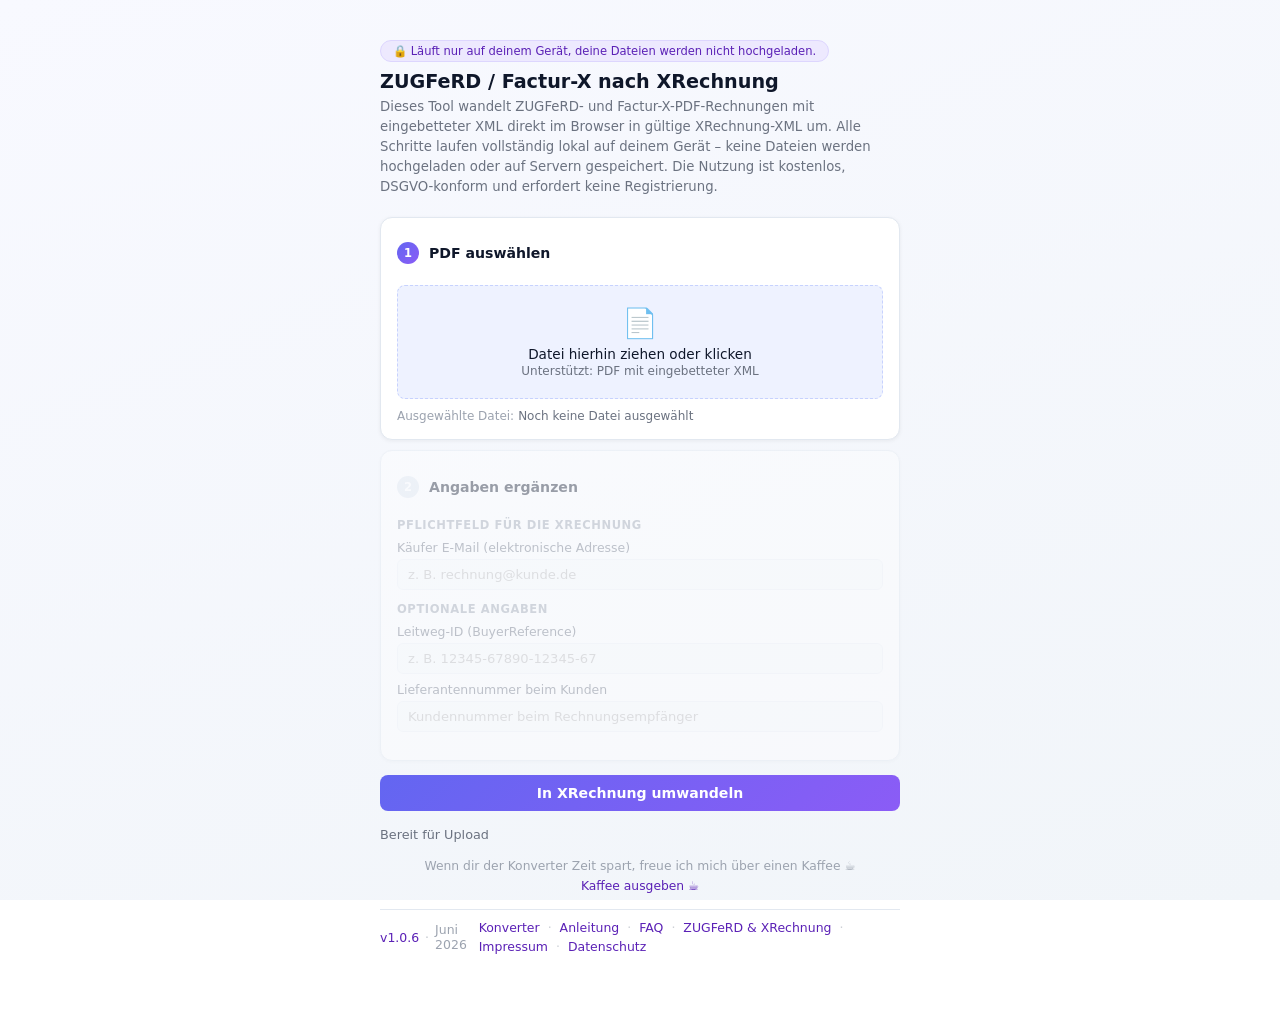
<file: index.html>
<!doctype html>
<html lang="de">
<head>
  <meta charset="utf-8" />
  <title>ZUGFeRD &amp; Factur-X zu XRechnung konvertieren – kostenlos, lokal, DSGVO-konform</title>
  <meta name="viewport" content="width=device-width, initial-scale=1" />
  <meta name="description" content="Konvertiere ZUGFeRD / Factur-X PDF-Rechnungen mit eingebetteter XML lokal im Browser nach XRechnung. Keine Registrierung, keine Datenübertragung." />
  <link rel="canonical" href="https://rechnungskonverter.de/" />
  <meta property="og:title" content="ZUGFeRD / Factur-X nach XRechnung · Kostenloser Browser Konverter" />
  <meta property="og:description" content="Konvertiere ZUGFeRD / Factur-X PDF‑Rechnungen lokal im Browser zu XRechnung. Keine Datenübertragung, kostenlos und Open Source." />
  <meta property="og:type" content="website" />
  <meta property="og:url" content="https://rechnungskonverter.de/" />
  <meta property="og:image" content="https://rechnungskonverter.de/og-image.png" />
  <meta name="author" content="Simon Fieber" />
  <meta name="twitter:card" content="summary_large_image" />
  <meta name="twitter:title" content="ZUGFeRD &amp; Factur-X zu XRechnung – kostenlos, lokal, DSGVO-konform" />
  <meta name="twitter:description" content="Browser-Tool: ZUGFeRD / Factur-X PDF zu XRechnung XML. Keine Datenübertragung, kostenlos, DSGVO-konform." />
  <meta name="twitter:image" content="https://rechnungskonverter.de/og-image.png" />
  <link rel="icon" href="/favicon.ico" sizes="any" />
  <link rel="icon" type="image/svg+xml" href="/favicon.svg" />
  <link rel="apple-touch-icon" href="/apple-touch-icon.png" />
  <link rel="stylesheet" href="styles.css" />
  <script type="application/ld+json">
    {
      "@context": "https://schema.org",
      "@type": "WebApplication",
      "name": "ZUGFeRD zu XRechnung Konverter",
      "url": "https://rechnungskonverter.de/",
      "applicationCategory": "BusinessApplication",
      "operatingSystem": "Any (Web Browser)",
      "offers": { "@type": "Offer", "price": "0", "priceCurrency": "EUR" },
      "featureList": "ZUGFeRD 1.x/2.x, Factur-X, keine Registrierung, keine Datenübertragung, DSGVO-konform",
      "inLanguage": "de",
      "author": {
        "@type": "Person",
        "name": "Simon Fieber",
        "url": "https://fieber-it.com"
      }
    }
  </script>
  <script type="application/ld+json">
    {
      "@context": "https://schema.org",
      "@type": "Organization",
      "name": "Simon Fieber IT",
      "url": "https://fieber-it.com",
      "sameAs": ["https://github.com/simonfieberIT"]
    }
  </script>
</head>
<body>
  <div class="app">
    <header class="app-header">
      <div>
        <div class="badge">
          <span>🔒 Läuft nur auf deinem Gerät, deine Dateien werden nicht hochgeladen.</span>
        </div>
        <h1 class="app-title">ZUGFeRD / Factur-X nach XRechnung</h1>
        <p class="app-description">
          Dieses Tool wandelt ZUGFeRD- und Factur-X-PDF-Rechnungen mit eingebetteter XML direkt im Browser in gültige XRechnung-XML um. Alle Schritte laufen vollständig lokal auf deinem Gerät – keine Dateien werden hochgeladen oder auf Servern gespeichert. Die Nutzung ist kostenlos, DSGVO-konform und erfordert keine Registrierung.
        </p>
      </div>
    </header>

    <form id="upload-form">
      <!-- Schritt 1: PDF auswählen -->
      <section class="step" id="step-1">
        <div class="step-header">
          <span class="step-number">1</span>
          <h2 class="step-title">PDF auswählen</h2>
        </div>

        <label class="dropzone">
          <div class="dropzone-icon">📄</div>
          <div class="dropzone-text-main">Datei hierhin ziehen oder klicken</div>
          <div class="dropzone-text-sub">Unterstützt: PDF mit eingebetteter XML</div>
          <input id="file-input" type="file" accept="application/pdf" />
        </label>

        <div class="file-info">
          <span>Ausgewählte Datei:</span>
          <span id="file-name">Noch keine Datei ausgewählt</span>
        </div>
      </section>

      <!-- Schritt 2: Angaben ergänzen (locked until PDF analysis) -->
      <section class="step step-locked" id="step-2" aria-disabled="true">
        <div class="step-header">
          <span class="step-number">2</span>
          <h2 class="step-title">Angaben ergänzen</h2>
        </div>

        <div id="xrechnung-fields">
          <div class="form-section">
            <div class="form-section-title">Pflichtfeld für die XRechnung</div>
            <div class="form-row">
              <label for="buyer-email">Käufer E-Mail (elektronische Adresse)</label>
              <input id="buyer-email" type="email" placeholder="z. B. rechnung@kunde.de" disabled />
            </div>
          </div>

          <div class="form-section">
            <div class="form-section-title">Optionale Angaben</div>
            <div class="form-row">
              <label for="leitweg">Leitweg-ID (BuyerReference)</label>
              <input id="leitweg" type="text" placeholder="z. B. 12345-67890-12345-67" disabled />
            </div>
            <div class="form-row">
              <label for="supplier-id">Lieferantennummer beim Kunden</label>
              <input id="supplier-id" type="text" placeholder="Kundennummer beim Rechnungsempfänger" disabled />
            </div>
          </div>
        </div>
      </section>

      <!-- Konvertierung -->
      <div class="button-row">
        <button type="submit">
          <span>In XRechnung umwandeln</span>
        </button>
      </div>

      <div>
        <div id="status" class="status-pill">
          Bereit für Upload
        </div>
      </div>

      <div id="support-container" class="support-container" hidden>
        <p id="support-hint" class="support-hint" hidden>
          Hat geklappt? Kaffee gefällig! ☕<br/>
          Mit deiner Unterstützung halte ich das Tool kostenlos, aktuell und weiterentwickelt.
        </p>
        <a
          href="https://ko-fi.com/C0C31OT01F"
          target="_blank"
          rel="noopener noreferrer"
          class="kofi-btn"
          aria-label="Projekt auf Ko‑Fi unterstützen"
          title="Projekt auf Ko‑Fi unterstützen"
        >☕ Kaffee ausgeben</a>
      </div>
    </form>

<div id="subtle-footer-banner" class="subtle-footer-banner" hidden>
      <span>Wenn dir der Konverter Zeit spart, freue ich mich über einen Kaffee ☕</span>
      <a
        href="https://ko-fi.com/C0C31OT01F"
        target="_blank"
        rel="noopener noreferrer"
        class="subtle-kofi-link"
      >
        Kaffee ausgeben ☕
      </a>
    </div>

    <footer class="app-footer">
      <div class="footer-left">
        <a
          href="https://github.com/simonfieberIT/ZUGFeRD-to-XRechnung"
          target="_blank"
          rel="noopener noreferrer"
          class="footer-version"
          aria-label="GitHub-Projekt ZUGFeRD-to-XRechnung (Quellcode auf GitHub)"
          title="Quellcode auf GitHub (öffnet in neuem Tab)"
        >v1.0.6</a>
        <span class="footer-separator">·</span>
        <time datetime="2026-06-22" class="footer-updated">Juni 2026</time>
      </div>
      <nav class="site-nav" aria-label="Seitennavigation">
        <a href="/" aria-current="page">Konverter</a>
        <span aria-hidden="true" class="site-nav-sep">·</span>
        <a href="/anleitung/">Anleitung</a>
        <span aria-hidden="true" class="site-nav-sep">·</span>
        <a href="/faq/">FAQ</a>
        <span aria-hidden="true" class="site-nav-sep">·</span>
        <a href="/zugferd-xrechnung/">ZUGFeRD &amp; XRechnung</a>
        <span aria-hidden="true" class="site-nav-sep">·</span>
        <a href="https://fieber-it.com/impressum" target="_blank" rel="noopener noreferrer">Impressum</a>
        <span aria-hidden="true" class="site-nav-sep">·</span>
        <a href="https://fieber-it.com/datenschutz" target="_blank" rel="noopener noreferrer">Datenschutz</a>
      </nav>
    </footer>
  </div>

  <script src="pako.min.js" defer></script>
  <script type="module" src="script.js"></script>
</body>
</html>
</file>
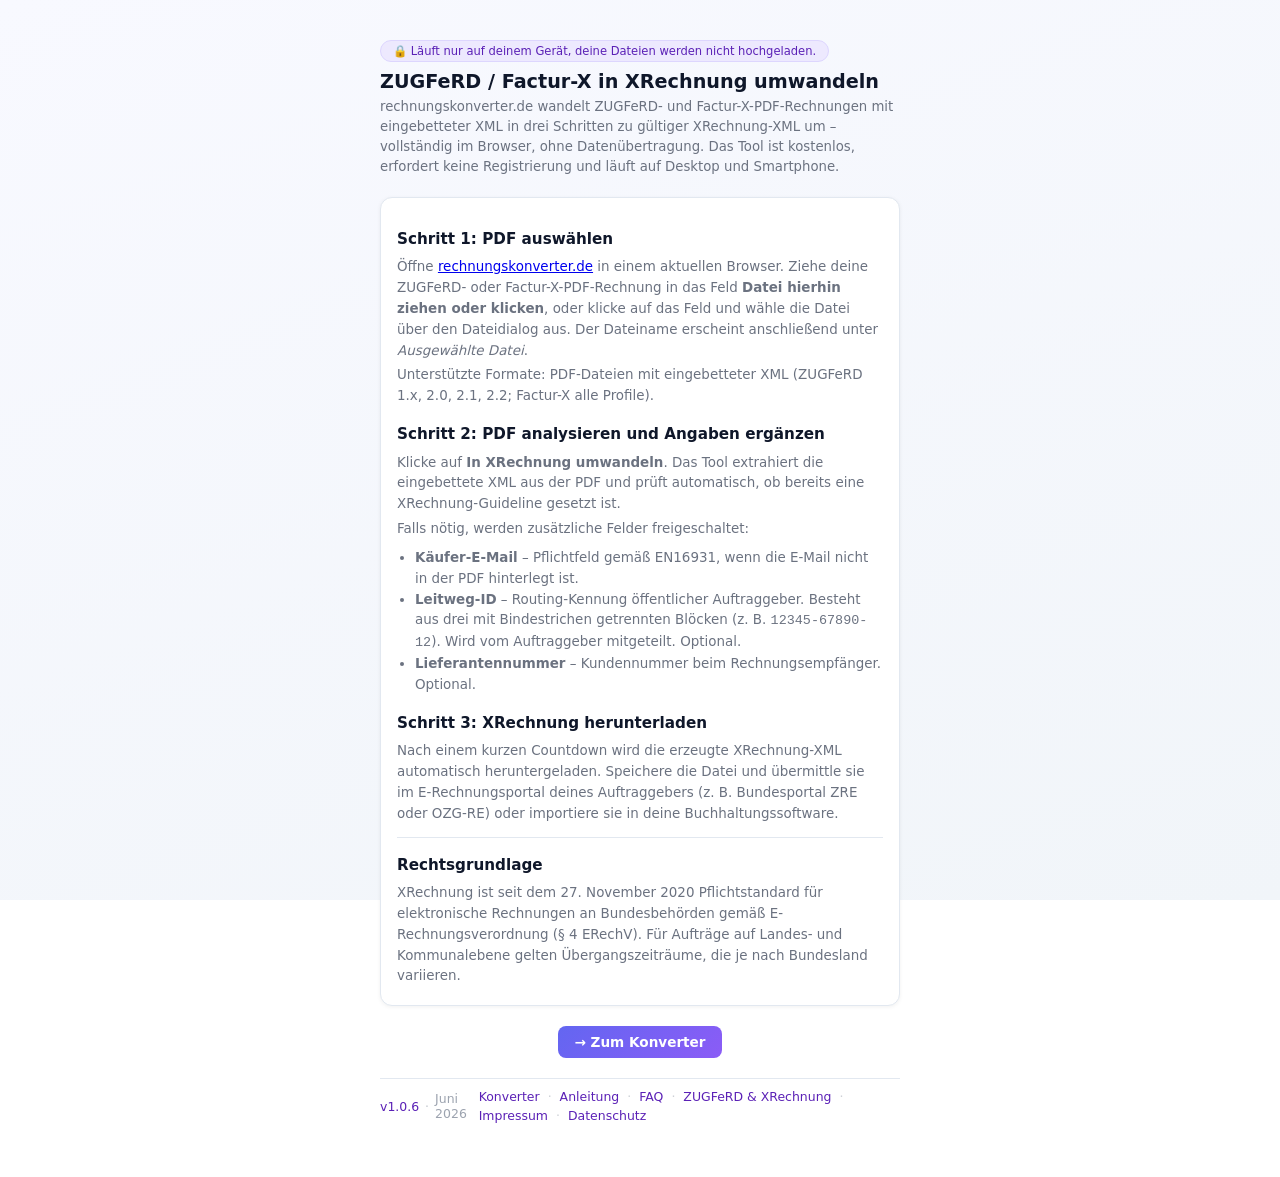
<file: anleitung/index.html>
<!doctype html>
<html lang="de">
<head>
  <meta charset="utf-8" />
  <title>ZUGFeRD in XRechnung umwandeln – Schritt-für-Schritt Anleitung</title>
  <meta name="viewport" content="width=device-width, initial-scale=1" />
  <meta name="description" content="Anleitung: ZUGFeRD oder Factur-X PDF in 3 Schritten zu XRechnung XML konvertieren. Kostenlos, lokal im Browser, keine Datenübertragung." />
  <link rel="canonical" href="https://rechnungskonverter.de/anleitung/" />
  <meta name="author" content="Simon Fieber" />
  <meta property="og:title" content="ZUGFeRD in XRechnung umwandeln – Schritt-für-Schritt Anleitung" />
  <meta property="og:description" content="Anleitung: ZUGFeRD oder Factur-X PDF in 3 Schritten zu XRechnung XML konvertieren. Kostenlos, lokal im Browser, keine Datenübertragung." />
  <meta property="og:type" content="website" />
  <meta property="og:url" content="https://rechnungskonverter.de/anleitung/" />
  <meta property="og:image" content="https://rechnungskonverter.de/og-image.png" />
  <meta name="twitter:card" content="summary_large_image" />
  <meta name="twitter:title" content="ZUGFeRD in XRechnung umwandeln – Schritt-für-Schritt" />
  <meta name="twitter:description" content="Anleitung: ZUGFeRD / Factur-X PDF in 3 Schritten zu XRechnung XML. Kostenlos, lokal im Browser." />
  <meta name="twitter:image" content="https://rechnungskonverter.de/og-image.png" />
  <link rel="icon" href="/favicon.ico" sizes="any" />
  <link rel="icon" type="image/svg+xml" href="/favicon.svg" />
  <link rel="apple-touch-icon" href="/apple-touch-icon.png" />
  <link rel="stylesheet" href="../styles.css" />
  <script type="application/ld+json">
    {
      "@context": "https://schema.org",
      "@type": "HowTo",
      "name": "ZUGFeRD oder Factur-X PDF in XRechnung umwandeln",
      "description": "Schritt-für-Schritt-Anleitung: ZUGFeRD- oder Factur-X-PDF-Rechnung im Browser in eine gültige XRechnung-XML umwandeln, ohne Daten hochzuladen.",
      "step": [
        {
          "@type": "HowToStep",
          "name": "PDF mit ZUGFeRD oder Factur-X auswählen",
          "text": "Öffne rechnungskonverter.de. Ziehe deine ZUGFeRD- oder Factur-X-PDF-Rechnung in das Feld Datei hierhin ziehen oder klicken, oder wähle sie per Dateidialog aus. Der Dateiname erscheint unter Ausgewählte Datei."
        },
        {
          "@type": "HowToStep",
          "name": "PDF analysieren und Angaben ergänzen",
          "text": "Klicke auf In XRechnung umwandeln. Das Tool liest die eingebettete XML aus der PDF. Falls nötig, werden Felder für Käufer-E-Mail, Leitweg-ID und Lieferantennummer freigeschaltet."
        },
        {
          "@type": "HowToStep",
          "name": "XRechnung XML herunterladen",
          "text": "Nach einem kurzen Countdown wird die erzeugte XRechnung-XML automatisch heruntergeladen. Speichere die Datei und übermittle sie im E-Rechnungsportal des Auftraggebers oder importiere sie in deine Buchhaltungssoftware."
        }
      ]
    }
  </script>
</head>
<body>
  <div class="app">
    <header class="app-header">
      <div>
        <div class="badge">
          <span>🔒 Läuft nur auf deinem Gerät, deine Dateien werden nicht hochgeladen.</span>
        </div>
        <h1 class="app-title">ZUGFeRD / Factur-X in XRechnung umwandeln</h1>
        <p class="app-description">
          rechnungskonverter.de wandelt ZUGFeRD- und Factur-X-PDF-Rechnungen mit eingebetteter XML in drei Schritten zu gültiger XRechnung-XML um – vollständig im Browser, ohne Datenübertragung. Das Tool ist kostenlos, erfordert keine Registrierung und läuft auf Desktop und Smartphone.
        </p>
      </div>
    </header>

    <section class="info-section">
      <h2 id="schritt-1">Schritt 1: PDF auswählen</h2>
      <p>
        Öffne <a href="/">rechnungskonverter.de</a> in einem aktuellen Browser. Ziehe deine ZUGFeRD- oder Factur-X-PDF-Rechnung in das Feld <strong>Datei hierhin ziehen oder klicken</strong>, oder klicke auf das Feld und wähle die Datei über den Dateidialog aus. Der Dateiname erscheint anschließend unter <em>Ausgewählte Datei</em>.
      </p>
      <p>Unterstützte Formate: PDF-Dateien mit eingebetteter XML (ZUGFeRD 1.x, 2.0, 2.1, 2.2; Factur-X alle Profile).</p>

      <h2 id="schritt-2">Schritt 2: PDF analysieren und Angaben ergänzen</h2>
      <p>
        Klicke auf <strong>In XRechnung umwandeln</strong>. Das Tool extrahiert die eingebettete XML aus der PDF und prüft automatisch, ob bereits eine XRechnung-Guideline gesetzt ist.
      </p>
      <p>Falls nötig, werden zusätzliche Felder freigeschaltet:</p>
      <ul class="seo-list">
        <li><strong>Käufer-E-Mail</strong> – Pflichtfeld gemäß EN16931, wenn die E-Mail nicht in der PDF hinterlegt ist.</li>
        <li><strong>Leitweg-ID</strong> – Routing-Kennung öffentlicher Auftraggeber. Besteht aus drei mit Bindestrichen getrennten Blöcken (z.&nbsp;B. <code>12345-67890-12</code>). Wird vom Auftraggeber mitgeteilt. Optional.</li>
        <li><strong>Lieferantennummer</strong> – Kundennummer beim Rechnungsempfänger. Optional.</li>
      </ul>

      <h2 id="schritt-3">Schritt 3: XRechnung herunterladen</h2>
      <p>
        Nach einem kurzen Countdown wird die erzeugte XRechnung-XML automatisch heruntergeladen. Speichere die Datei und übermittle sie im E-Rechnungsportal deines Auftraggebers (z.&nbsp;B. Bundesportal ZRE oder OZG-RE) oder importiere sie in deine Buchhaltungssoftware.
      </p>

      <div class="seo-divider"></div>

      <h2>Rechtsgrundlage</h2>
      <p>
        XRechnung ist seit dem 27.&nbsp;November 2020 Pflichtstandard für elektronische Rechnungen an Bundesbehörden gemäß E-Rechnungsverordnung (§&nbsp;4 ERechV). Für Aufträge auf Landes- und Kommunalebene gelten Übergangszeiträume, die je nach Bundesland variieren.
      </p>
    </section>

    <div style="text-align: center; margin: 20px 0;">
      <a href="/" class="kofi-btn">→ Zum Konverter</a>
    </div>

    <footer class="app-footer">
      <div class="footer-left">
        <a
          href="https://github.com/simonfieberIT/ZUGFeRD-to-XRechnung"
          target="_blank"
          rel="noopener noreferrer"
          class="footer-version"
          aria-label="GitHub-Projekt ZUGFeRD-to-XRechnung"
          title="Quellcode auf GitHub (öffnet in neuem Tab)"
        >v1.0.6</a>
        <span class="footer-separator">·</span>
        <time datetime="2026-06-22" class="footer-updated">Juni 2026</time>
      </div>
      <nav class="site-nav" aria-label="Seitennavigation">
        <a href="/">Konverter</a>
        <span aria-hidden="true" class="site-nav-sep">·</span>
        <a href="/anleitung/" aria-current="page">Anleitung</a>
        <span aria-hidden="true" class="site-nav-sep">·</span>
        <a href="/faq/">FAQ</a>
        <span aria-hidden="true" class="site-nav-sep">·</span>
        <a href="/zugferd-xrechnung/">ZUGFeRD &amp; XRechnung</a>
        <span aria-hidden="true" class="site-nav-sep">·</span>
        <a href="https://fieber-it.com/impressum" target="_blank" rel="noopener noreferrer">Impressum</a>
        <span aria-hidden="true" class="site-nav-sep">·</span>
        <a href="https://fieber-it.com/datenschutz" target="_blank" rel="noopener noreferrer">Datenschutz</a>
      </nav>
    </footer>
  </div>
</body>
</html>
</file>
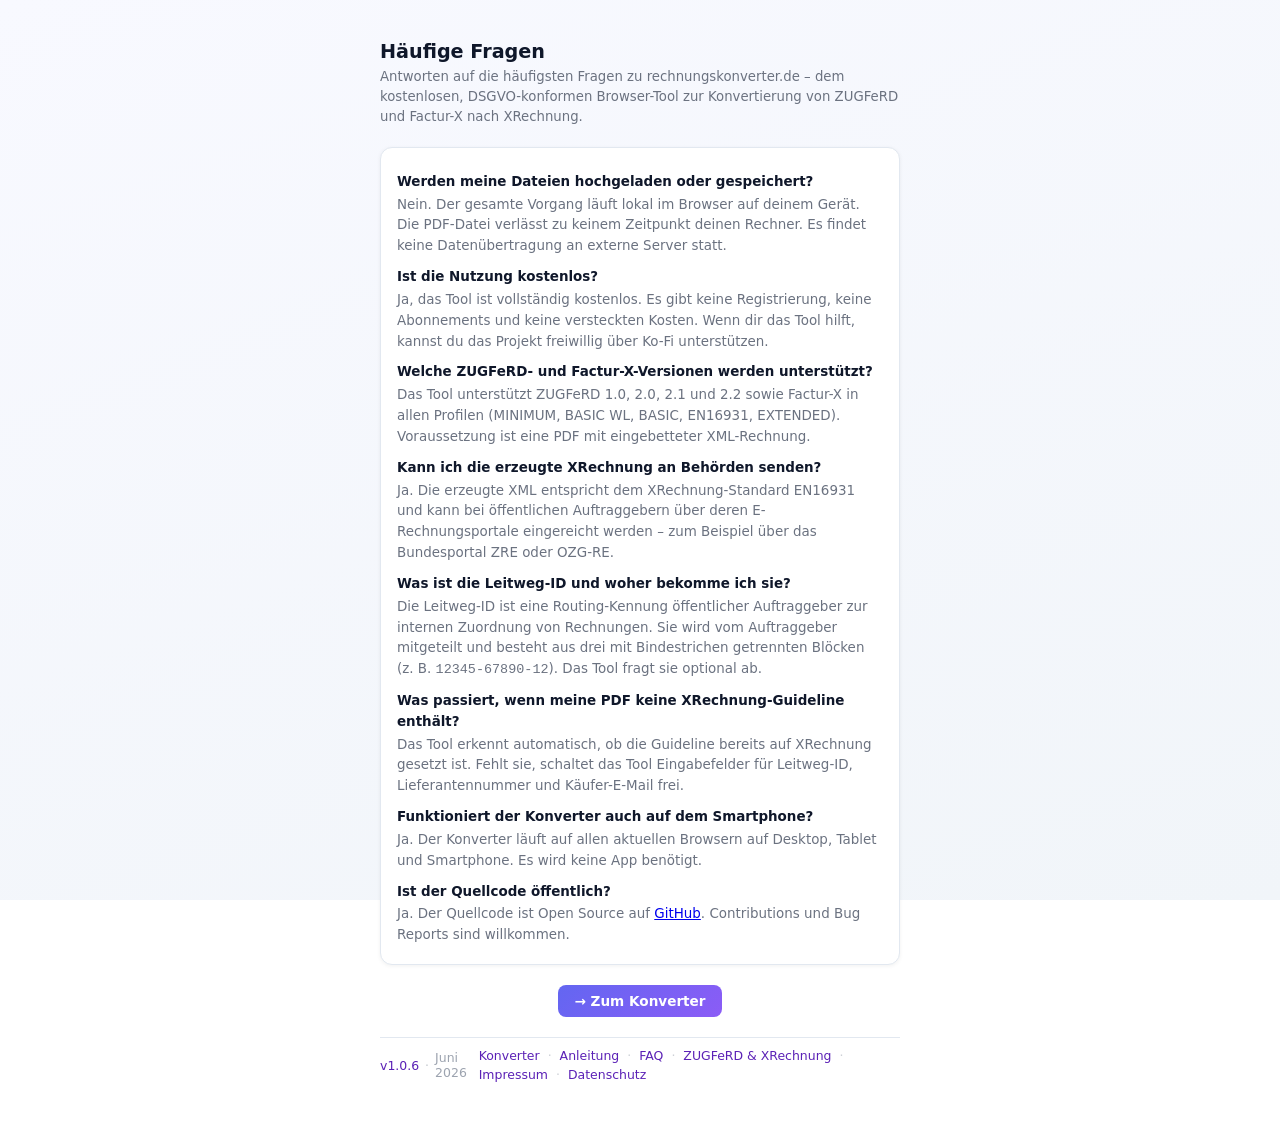
<file: faq/index.html>
<!doctype html>
<html lang="de">
<head>
  <meta charset="utf-8" />
  <title>Häufige Fragen zum ZUGFeRD / XRechnung Konverter – rechnungskonverter.de</title>
  <meta name="viewport" content="width=device-width, initial-scale=1" />
  <meta name="description" content="Antworten auf häufige Fragen zu rechnungskonverter.de: DSGVO, Kosten, unterstützte Formate, Leitweg-ID – kostenlos und DSGVO-konform." />
  <link rel="canonical" href="https://rechnungskonverter.de/faq/" />
  <meta name="author" content="Simon Fieber" />
  <meta property="og:title" content="Häufige Fragen – ZUGFeRD / XRechnung Konverter" />
  <meta property="og:description" content="Antworten auf häufige Fragen zu rechnungskonverter.de: DSGVO, Kosten, unterstützte Formate, Leitweg-ID und mehr." />
  <meta property="og:type" content="website" />
  <meta property="og:url" content="https://rechnungskonverter.de/faq/" />
  <meta property="og:image" content="https://rechnungskonverter.de/og-image.png" />
  <meta name="twitter:card" content="summary_large_image" />
  <meta name="twitter:title" content="Häufige Fragen – ZUGFeRD / XRechnung Konverter" />
  <meta name="twitter:description" content="DSGVO, Kosten, unterstützte Formate, Leitweg-ID: alle Fragen zu rechnungskonverter.de beantwortet." />
  <meta name="twitter:image" content="https://rechnungskonverter.de/og-image.png" />
  <link rel="icon" href="/favicon.ico" sizes="any" />
  <link rel="icon" type="image/svg+xml" href="/favicon.svg" />
  <link rel="apple-touch-icon" href="/apple-touch-icon.png" />
  <link rel="stylesheet" href="../styles.css" />
  <script type="application/ld+json">
    {
      "@context": "https://schema.org",
      "@type": "FAQPage",
      "mainEntity": [
        {
          "@type": "Question",
          "name": "Werden meine Dateien hochgeladen oder gespeichert?",
          "acceptedAnswer": {
            "@type": "Answer",
            "text": "Nein. Der gesamte Vorgang läuft lokal im Browser auf deinem Gerät. Die PDF-Datei verlässt zu keinem Zeitpunkt deinen Rechner. Es findet keine Datenübertragung an externe Server statt."
          }
        },
        {
          "@type": "Question",
          "name": "Ist die Nutzung kostenlos?",
          "acceptedAnswer": {
            "@type": "Answer",
            "text": "Ja, das Tool ist vollständig kostenlos. Es gibt keine Registrierung, keine Abonnements und keine versteckten Kosten. Wenn dir das Tool hilft, kannst du das Projekt freiwillig über Ko-Fi unterstützen."
          }
        },
        {
          "@type": "Question",
          "name": "Welche ZUGFeRD- und Factur-X-Versionen werden unterstützt?",
          "acceptedAnswer": {
            "@type": "Answer",
            "text": "Das Tool unterstützt ZUGFeRD 1.0, ZUGFeRD 2.0, ZUGFeRD 2.1, ZUGFeRD 2.2 sowie Factur-X in allen Profilen (MINIMUM, BASIC WL, BASIC, EN16931, EXTENDED). Voraussetzung ist eine PDF mit eingebetteter XML-Rechnung."
          }
        },
        {
          "@type": "Question",
          "name": "Kann ich die erzeugte XRechnung an Behörden senden?",
          "acceptedAnswer": {
            "@type": "Answer",
            "text": "Ja. Die erzeugte XML entspricht dem XRechnung-Standard EN16931 und kann bei öffentlichen Auftraggebern über deren E-Rechnungsportale eingereicht werden, zum Beispiel über das Bundesportal ZRE oder OZG-RE."
          }
        },
        {
          "@type": "Question",
          "name": "Was ist die Leitweg-ID und woher bekomme ich sie?",
          "acceptedAnswer": {
            "@type": "Answer",
            "text": "Die Leitweg-ID ist eine Routing-Kennung, die öffentliche Auftraggeber verwenden, um Rechnungen intern zuzuordnen. Sie wird vom Auftraggeber mitgeteilt und besteht aus drei mit Bindestrichen getrennten Blöcken (z. B. 12345-67890-12). Das Tool fragt sie optional ab."
          }
        },
        {
          "@type": "Question",
          "name": "Was passiert, wenn meine PDF keine XRechnung-Guideline enthält?",
          "acceptedAnswer": {
            "@type": "Answer",
            "text": "Das Tool analysiert die eingebettete XML und erkennt automatisch, ob die Guideline bereits auf XRechnung gesetzt ist. Fehlt die Guideline, schaltet das Tool Eingabefelder frei, über die du Leitweg-ID, Lieferantennummer und Käufer-E-Mail ergänzen kannst."
          }
        },
        {
          "@type": "Question",
          "name": "Funktioniert der Konverter auch auf dem Smartphone?",
          "acceptedAnswer": {
            "@type": "Answer",
            "text": "Ja. Der Konverter läuft auf allen aktuellen Browsern auf Desktop, Tablet und Smartphone. Es wird keine App benötigt."
          }
        },
        {
          "@type": "Question",
          "name": "Ist der Quellcode öffentlich?",
          "acceptedAnswer": {
            "@type": "Answer",
            "text": "Ja. Der Quellcode ist Open Source und auf GitHub verfügbar unter github.com/simonfieberIT/ZUGFeRD-to-XRechnung. Contributions und Bug Reports sind willkommen."
          }
        }
      ]
    }
  </script>
</head>
<body>
  <div class="app">
    <header class="app-header">
      <div>
        <h1 class="app-title">Häufige Fragen</h1>
        <p class="app-description">
          Antworten auf die häufigsten Fragen zu rechnungskonverter.de – dem kostenlosen, DSGVO-konformen Browser-Tool zur Konvertierung von ZUGFeRD und Factur-X nach XRechnung.
        </p>
      </div>
    </header>

    <section class="info-section">
      <div class="faq-item">
        <strong>Werden meine Dateien hochgeladen oder gespeichert?</strong>
        <p>Nein. Der gesamte Vorgang läuft lokal im Browser auf deinem Gerät. Die PDF-Datei verlässt zu keinem Zeitpunkt deinen Rechner. Es findet keine Datenübertragung an externe Server statt.</p>
      </div>

      <div class="faq-item">
        <strong>Ist die Nutzung kostenlos?</strong>
        <p>Ja, das Tool ist vollständig kostenlos. Es gibt keine Registrierung, keine Abonnements und keine versteckten Kosten. Wenn dir das Tool hilft, kannst du das Projekt freiwillig über Ko-Fi unterstützen.</p>
      </div>

      <div class="faq-item">
        <strong>Welche ZUGFeRD- und Factur-X-Versionen werden unterstützt?</strong>
        <p>Das Tool unterstützt ZUGFeRD 1.0, 2.0, 2.1 und 2.2 sowie Factur-X in allen Profilen (MINIMUM, BASIC WL, BASIC, EN16931, EXTENDED). Voraussetzung ist eine PDF mit eingebetteter XML-Rechnung.</p>
      </div>

      <div class="faq-item">
        <strong>Kann ich die erzeugte XRechnung an Behörden senden?</strong>
        <p>Ja. Die erzeugte XML entspricht dem XRechnung-Standard EN16931 und kann bei öffentlichen Auftraggebern über deren E-Rechnungsportale eingereicht werden – zum Beispiel über das Bundesportal ZRE oder OZG-RE.</p>
      </div>

      <div class="faq-item">
        <strong>Was ist die Leitweg-ID und woher bekomme ich sie?</strong>
        <p>Die Leitweg-ID ist eine Routing-Kennung öffentlicher Auftraggeber zur internen Zuordnung von Rechnungen. Sie wird vom Auftraggeber mitgeteilt und besteht aus drei mit Bindestrichen getrennten Blöcken (z.&nbsp;B. <code>12345-67890-12</code>). Das Tool fragt sie optional ab.</p>
      </div>

      <div class="faq-item">
        <strong>Was passiert, wenn meine PDF keine XRechnung-Guideline enthält?</strong>
        <p>Das Tool erkennt automatisch, ob die Guideline bereits auf XRechnung gesetzt ist. Fehlt sie, schaltet das Tool Eingabefelder für Leitweg-ID, Lieferantennummer und Käufer-E-Mail frei.</p>
      </div>

      <div class="faq-item">
        <strong>Funktioniert der Konverter auch auf dem Smartphone?</strong>
        <p>Ja. Der Konverter läuft auf allen aktuellen Browsern auf Desktop, Tablet und Smartphone. Es wird keine App benötigt.</p>
      </div>

      <div class="faq-item">
        <strong>Ist der Quellcode öffentlich?</strong>
        <p>Ja. Der Quellcode ist Open Source auf <a href="https://github.com/simonfieberIT/ZUGFeRD-to-XRechnung" target="_blank" rel="noopener noreferrer">GitHub</a>. Contributions und Bug Reports sind willkommen.</p>
      </div>
    </section>

    <div style="text-align: center; margin: 20px 0;">
      <a href="/" class="kofi-btn">→ Zum Konverter</a>
    </div>

    <footer class="app-footer">
      <div class="footer-left">
        <a
          href="https://github.com/simonfieberIT/ZUGFeRD-to-XRechnung"
          target="_blank"
          rel="noopener noreferrer"
          class="footer-version"
          aria-label="GitHub-Projekt ZUGFeRD-to-XRechnung"
          title="Quellcode auf GitHub (öffnet in neuem Tab)"
        >v1.0.6</a>
        <span class="footer-separator">·</span>
        <time datetime="2026-06-22" class="footer-updated">Juni 2026</time>
      </div>
      <nav class="site-nav" aria-label="Seitennavigation">
        <a href="/">Konverter</a>
        <span aria-hidden="true" class="site-nav-sep">·</span>
        <a href="/anleitung/">Anleitung</a>
        <span aria-hidden="true" class="site-nav-sep">·</span>
        <a href="/faq/" aria-current="page">FAQ</a>
        <span aria-hidden="true" class="site-nav-sep">·</span>
        <a href="/zugferd-xrechnung/">ZUGFeRD &amp; XRechnung</a>
        <span aria-hidden="true" class="site-nav-sep">·</span>
        <a href="https://fieber-it.com/impressum" target="_blank" rel="noopener noreferrer">Impressum</a>
        <span aria-hidden="true" class="site-nav-sep">·</span>
        <a href="https://fieber-it.com/datenschutz" target="_blank" rel="noopener noreferrer">Datenschutz</a>
      </nav>
    </footer>
  </div>
</body>
</html>
</file>
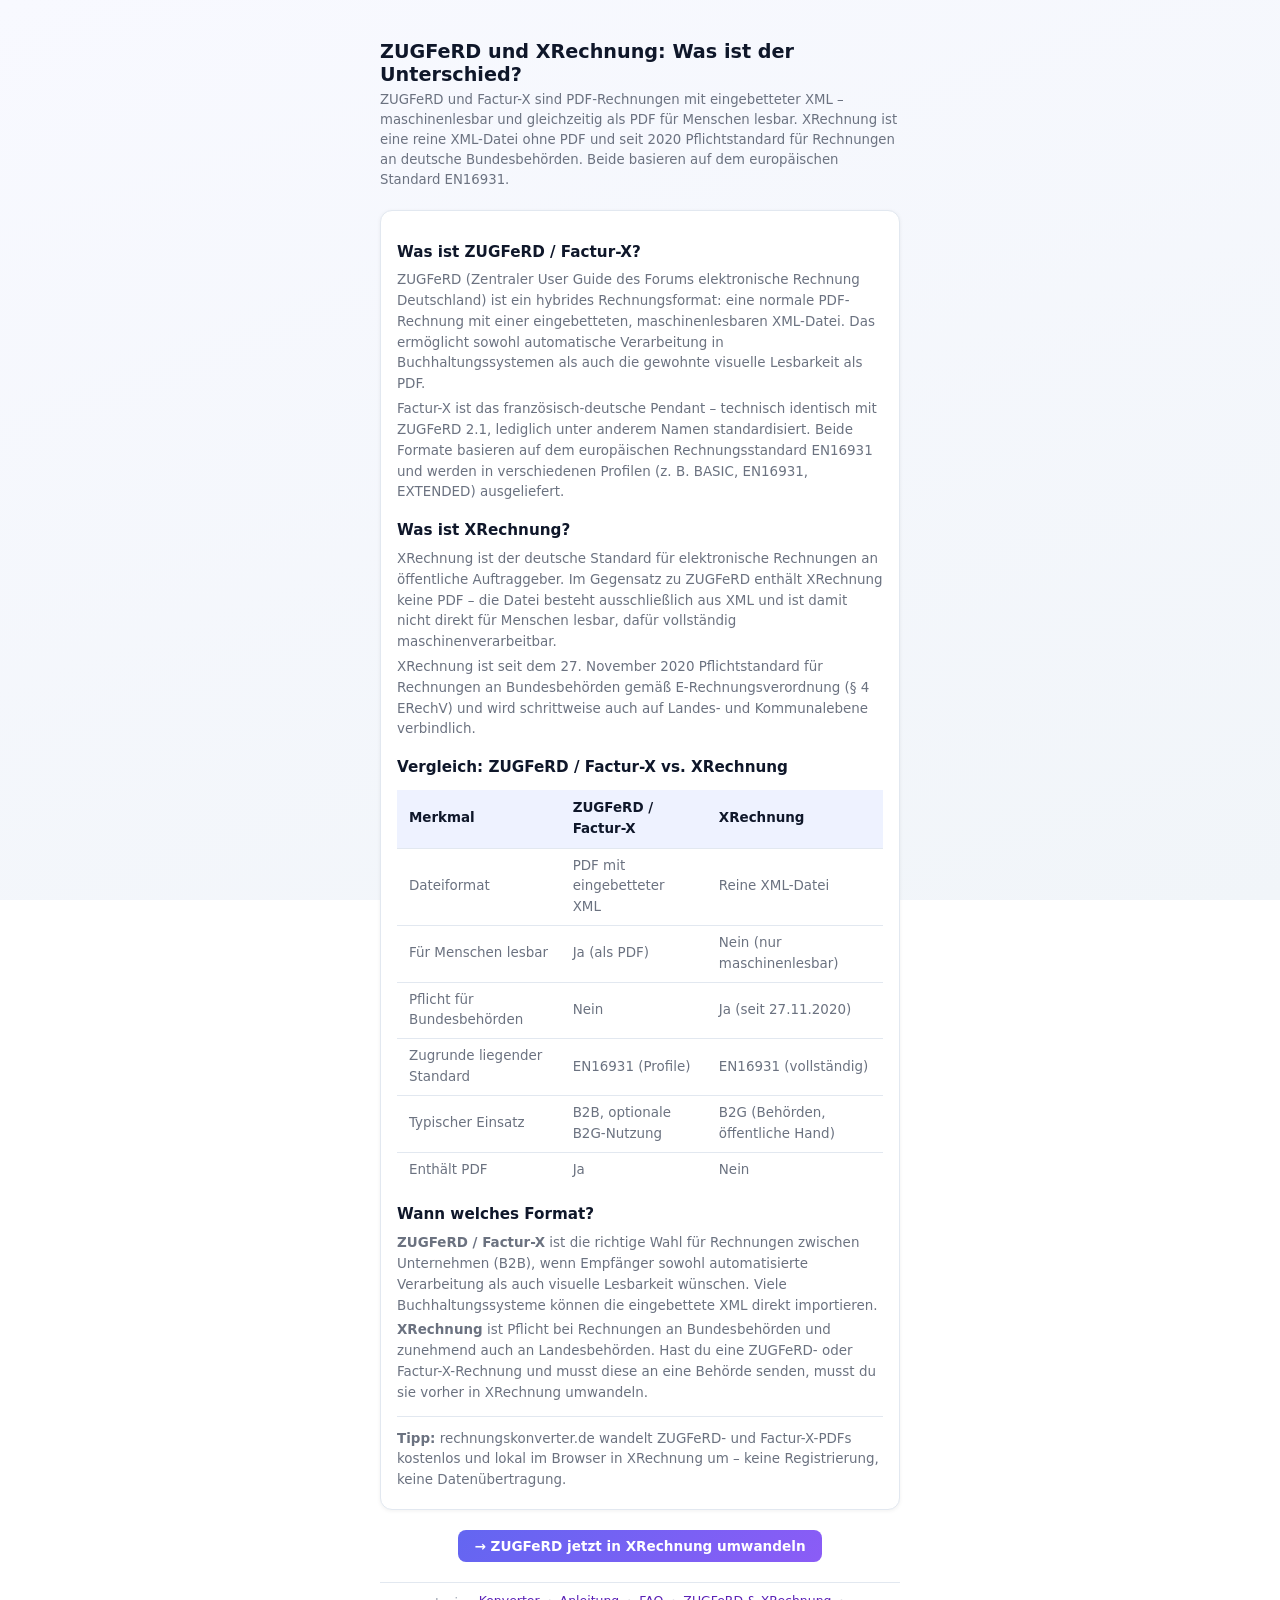
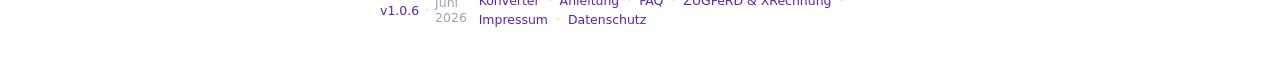
<file: zugferd-xrechnung/index.html>
<!doctype html>
<html lang="de">
<head>
  <meta charset="utf-8" />
  <title>ZUGFeRD vs. XRechnung: Unterschied, Gemeinsamkeiten und wann was gilt</title>
  <meta name="viewport" content="width=device-width, initial-scale=1" />
  <meta name="description" content="ZUGFeRD und XRechnung erklärt: Was ist der Unterschied? Welches Format brauche ich für Behörden? Mit Vergleichstabelle zum kostenlosen Konverter." />
  <link rel="canonical" href="https://rechnungskonverter.de/zugferd-xrechnung/" />
  <meta name="author" content="Simon Fieber" />
  <meta property="og:title" content="ZUGFeRD vs. XRechnung: Unterschied, Gemeinsamkeiten und wann was gilt" />
  <meta property="og:description" content="ZUGFeRD und XRechnung erklärt: Was ist der Unterschied? Welches Format brauche ich für Behörden? Mit Vergleichstabelle." />
  <meta property="og:type" content="article" />
  <meta property="og:url" content="https://rechnungskonverter.de/zugferd-xrechnung/" />
  <meta property="og:image" content="https://rechnungskonverter.de/og-image.png" />
  <meta name="twitter:card" content="summary_large_image" />
  <meta name="twitter:title" content="ZUGFeRD vs. XRechnung – Unterschied erklärt" />
  <meta name="twitter:description" content="ZUGFeRD und XRechnung: Was ist der Unterschied, welches Format für Behörden? Mit Vergleichstabelle." />
  <meta name="twitter:image" content="https://rechnungskonverter.de/og-image.png" />
  <link rel="icon" href="/favicon.ico" sizes="any" />
  <link rel="icon" type="image/svg+xml" href="/favicon.svg" />
  <link rel="apple-touch-icon" href="/apple-touch-icon.png" />
  <link rel="stylesheet" href="../styles.css" />
  <script type="application/ld+json">
    {
      "@context": "https://schema.org",
      "@type": "Article",
      "headline": "ZUGFeRD und XRechnung: Was ist der Unterschied?",
      "description": "ZUGFeRD und XRechnung erklärt: Was ist der Unterschied, welches Format brauche ich für Behörden?",
      "author": {
        "@type": "Person",
        "name": "Simon Fieber",
        "url": "https://fieber-it.com"
      },
      "publisher": {
        "@type": "Organization",
        "name": "Simon Fieber IT",
        "url": "https://fieber-it.com"
      },
      "dateModified": "2026-06-22",
      "mainEntityOfPage": {
        "@type": "WebPage",
        "@id": "https://rechnungskonverter.de/zugferd-xrechnung/"
      },
      "inLanguage": "de"
    }
  </script>
</head>
<body>
  <div class="app">
    <header class="app-header">
      <div>
        <h1 class="app-title">ZUGFeRD und XRechnung: Was ist der Unterschied?</h1>
        <p class="app-description">
          ZUGFeRD und Factur-X sind PDF-Rechnungen mit eingebetteter XML – maschinenlesbar und gleichzeitig als PDF für Menschen lesbar. XRechnung ist eine reine XML-Datei ohne PDF und seit 2020 Pflichtstandard für Rechnungen an deutsche Bundesbehörden. Beide basieren auf dem europäischen Standard EN16931.
        </p>
      </div>
    </header>

    <section class="info-section">
      <h2>Was ist ZUGFeRD / Factur-X?</h2>
      <p>
        ZUGFeRD (Zentraler User Guide des Forums elektronische Rechnung Deutschland) ist ein hybrides Rechnungsformat: eine normale PDF-Rechnung mit einer eingebetteten, maschinenlesbaren XML-Datei. Das ermöglicht sowohl automatische Verarbeitung in Buchhaltungssystemen als auch die gewohnte visuelle Lesbarkeit als PDF.
      </p>
      <p>
        Factur-X ist das französisch-deutsche Pendant – technisch identisch mit ZUGFeRD 2.1, lediglich unter anderem Namen standardisiert. Beide Formate basieren auf dem europäischen Rechnungsstandard EN16931 und werden in verschiedenen Profilen (z.&nbsp;B. BASIC, EN16931, EXTENDED) ausgeliefert.
      </p>

      <h2>Was ist XRechnung?</h2>
      <p>
        XRechnung ist der deutsche Standard für elektronische Rechnungen an öffentliche Auftraggeber. Im Gegensatz zu ZUGFeRD enthält XRechnung keine PDF – die Datei besteht ausschließlich aus XML und ist damit nicht direkt für Menschen lesbar, dafür vollständig maschinenverarbeitbar.
      </p>
      <p>
        XRechnung ist seit dem 27.&nbsp;November 2020 Pflichtstandard für Rechnungen an Bundesbehörden gemäß E-Rechnungsverordnung (§&nbsp;4 ERechV) und wird schrittweise auch auf Landes- und Kommunalebene verbindlich.
      </p>

      <h2>Vergleich: ZUGFeRD / Factur-X vs. XRechnung</h2>
      <table class="comparison-table">
        <thead>
          <tr>
            <th>Merkmal</th>
            <th>ZUGFeRD / Factur-X</th>
            <th>XRechnung</th>
          </tr>
        </thead>
        <tbody>
          <tr>
            <td>Dateiformat</td>
            <td>PDF mit eingebetteter XML</td>
            <td>Reine XML-Datei</td>
          </tr>
          <tr>
            <td>Für Menschen lesbar</td>
            <td>Ja (als PDF)</td>
            <td>Nein (nur maschinenlesbar)</td>
          </tr>
          <tr>
            <td>Pflicht für Bundesbehörden</td>
            <td>Nein</td>
            <td>Ja (seit 27.11.2020)</td>
          </tr>
          <tr>
            <td>Zugrunde liegender Standard</td>
            <td>EN16931 (Profile)</td>
            <td>EN16931 (vollständig)</td>
          </tr>
          <tr>
            <td>Typischer Einsatz</td>
            <td>B2B, optionale B2G-Nutzung</td>
            <td>B2G (Behörden, öffentliche Hand)</td>
          </tr>
          <tr>
            <td>Enthält PDF</td>
            <td>Ja</td>
            <td>Nein</td>
          </tr>
        </tbody>
      </table>

      <h2>Wann welches Format?</h2>
      <p>
        <strong>ZUGFeRD / Factur-X</strong> ist die richtige Wahl für Rechnungen zwischen Unternehmen (B2B), wenn Empfänger sowohl automatisierte Verarbeitung als auch visuelle Lesbarkeit wünschen. Viele Buchhaltungssysteme können die eingebettete XML direkt importieren.
      </p>
      <p>
        <strong>XRechnung</strong> ist Pflicht bei Rechnungen an Bundesbehörden und zunehmend auch an Landesbehörden. Hast du eine ZUGFeRD- oder Factur-X-Rechnung und musst diese an eine Behörde senden, musst du sie vorher in XRechnung umwandeln.
      </p>

      <div class="seo-divider"></div>

      <p>
        <strong>Tipp:</strong> rechnungskonverter.de wandelt ZUGFeRD- und Factur-X-PDFs kostenlos und lokal im Browser in XRechnung um – keine Registrierung, keine Datenübertragung.
      </p>
    </section>

    <div style="text-align: center; margin: 20px 0;">
      <a href="/" class="kofi-btn">→ ZUGFeRD jetzt in XRechnung umwandeln</a>
    </div>

    <footer class="app-footer">
      <div class="footer-left">
        <a
          href="https://github.com/simonfieberIT/ZUGFeRD-to-XRechnung"
          target="_blank"
          rel="noopener noreferrer"
          class="footer-version"
          aria-label="GitHub-Projekt ZUGFeRD-to-XRechnung"
          title="Quellcode auf GitHub (öffnet in neuem Tab)"
        >v1.0.6</a>
        <span class="footer-separator">·</span>
        <time datetime="2026-06-22" class="footer-updated">Juni 2026</time>
      </div>
      <nav class="site-nav" aria-label="Seitennavigation">
        <a href="/">Konverter</a>
        <span aria-hidden="true" class="site-nav-sep">·</span>
        <a href="/anleitung/">Anleitung</a>
        <span aria-hidden="true" class="site-nav-sep">·</span>
        <a href="/faq/">FAQ</a>
        <span aria-hidden="true" class="site-nav-sep">·</span>
        <a href="/zugferd-xrechnung/" aria-current="page">ZUGFeRD &amp; XRechnung</a>
        <span aria-hidden="true" class="site-nav-sep">·</span>
        <a href="https://fieber-it.com/impressum" target="_blank" rel="noopener noreferrer">Impressum</a>
        <span aria-hidden="true" class="site-nav-sep">·</span>
        <a href="https://fieber-it.com/datenschutz" target="_blank" rel="noopener noreferrer">Datenschutz</a>
      </nav>
    </footer>
  </div>
</body>
</html>
</file>
<file: styles.css>
/* === Design Tokens === */
:root {
  --bg: #0c1220;
  --bg-gradient: linear-gradient(160deg, #0c1220 0%, #0f172a 100%);
  --surface: rgba(255, 255, 255, 0.04);
  --surface-hover: rgba(255, 255, 255, 0.07);
  --border: rgba(255, 255, 255, 0.09);
  --border-accent: rgba(99, 102, 241, 0.4);
  --text: #f1f5f9;
  --text-muted: #64748b;
  --text-subtle: #475569;
  --accent: #6366f1;
  --accent-2: #8b5cf6;
  --accent-gradient: linear-gradient(135deg, #6366f1, #8b5cf6);
  --accent-bg: rgba(99, 102, 241, 0.08);
  --accent-bg-badge: rgba(99, 102, 241, 0.15);
  --accent-border-badge: rgba(99, 102, 241, 0.35);
  --accent-text-badge: #a5b4fc;
  --radius: 12px;
  --radius-sm: 8px;
  --radius-pill: 999px;
  --shadow: none;
}

@media (prefers-color-scheme: light) {
  :root {
    --bg: #f1f5f9;
    --bg-gradient: linear-gradient(160deg, #f8f9ff 0%, #f1f5f9 100%);
    --surface: #ffffff;
    --surface-hover: #f8fafc;
    --border: #e2e8f0;
    --border-accent: #c7d2fe;
    --text: #0f172a;
    --text-muted: #6b7280;
    --text-subtle: #9ca3af;
    --accent-bg: #eef2ff;
    --accent-bg-badge: #ede9fe;
    --accent-border-badge: #ddd6fe;
    --accent-text-badge: #5b21b6;
    --shadow: 0 1px 4px rgba(0, 0, 0, 0.06);
  }
}

/* === Reset === */
*, *::before, *::after { box-sizing: border-box; }

/* === Base === */
body {
  margin: 0;
  padding: 24px 16px;
  min-height: 100vh;
  font-family: system-ui, -apple-system, BlinkMacSystemFont, "Segoe UI", sans-serif;
  background: var(--bg-gradient);
  background-attachment: fixed;
  color: var(--text);
  display: flex;
  align-items: flex-start;
  justify-content: center;
}

.app {
  width: 100%;
  max-width: 520px;
  padding-top: 16px;
  padding-bottom: 32px;
}

/* === Header === */
.app-header {
  margin-bottom: 20px;
}

.badge {
  display: inline-block;
  font-size: 0.72rem;
  background: var(--accent-bg-badge);
  color: var(--accent-text-badge);
  padding: 3px 12px;
  border-radius: var(--radius-pill);
  border: 1px solid var(--accent-border-badge);
  margin-bottom: 8px;
}

.app-title {
  font-size: 1.2rem;
  font-weight: 700;
  margin: 0 0 4px;
  color: var(--text);
}

.app-description {
  font-size: 0.83rem;
  color: var(--text-muted);
  margin: 0;
  line-height: 1.5;
}

/* === Steps === */
.step {
  background: var(--surface);
  border: 1px solid var(--border);
  border-radius: var(--radius);
  padding: 16px;
  margin-bottom: 10px;
  box-shadow: var(--shadow);
  transition: border-color 0.2s ease, opacity 0.25s ease;
}

.step-header {
  display: flex;
  align-items: center;
  gap: 10px;
  margin-bottom: 12px;
}

.step-number {
  width: 22px;
  height: 22px;
  background: var(--accent-gradient);
  border-radius: 50%;
  display: flex;
  align-items: center;
  justify-content: center;
  font-size: 0.72rem;
  font-weight: 700;
  color: #fff;
  flex-shrink: 0;
}

.step-title {
  font-size: 0.88rem;
  font-weight: 600;
  color: var(--text);
}

.step-locked {
  opacity: 0.4;
  pointer-events: none;
}

.step-locked .step-number {
  background: var(--border);
}

/* === Dropzone === */
.dropzone {
  display: block;
  border: 1.5px dashed var(--border-accent);
  border-radius: var(--radius-sm);
  padding: 20px;
  text-align: center;
  cursor: pointer;
  background: var(--accent-bg);
  transition: border-color 0.15s ease, background 0.15s ease;
  margin-top: 0;
  margin-bottom: 10px;
}

.dropzone:hover,
.dropzone.dragover {
  border-color: var(--accent);
  background: rgba(99, 102, 241, 0.14);
}

.dropzone input[type="file"] { display: none; }

.dropzone-icon { font-size: 1.8rem; margin-bottom: 6px; }

.dropzone-text-main {
  font-size: 0.85rem;
  font-weight: 500;
  color: var(--text);
}

.dropzone-text-sub {
  font-size: 0.75rem;
  color: var(--text-muted);
  margin-top: 2px;
}

.file-info {
  font-size: 0.75rem;
  color: var(--text-subtle);
  display: flex;
  gap: 4px;
}

#file-name { color: var(--text-muted); }

/* === Form === */
.form-grid { margin: 0; }

.form-section { margin-bottom: 12px; }

.form-section-title {
  font-size: 0.72rem;
  font-weight: 600;
  color: var(--text-subtle);
  text-transform: uppercase;
  letter-spacing: 0.05em;
  margin-bottom: 8px;
}

.form-row { margin-bottom: 8px; }

.form-row label {
  display: block;
  font-size: 0.78rem;
  color: var(--text-muted);
  margin-bottom: 4px;
}

.form-row input {
  width: 100%;
  background: var(--surface-hover);
  border: 1px solid var(--border);
  border-radius: 6px;
  padding: 7px 10px;
  font-size: 0.82rem;
  color: var(--text);
  font-family: inherit;
  transition: border-color 0.15s ease;
  outline: none;
}

.form-row input:focus {
  border-color: var(--accent);
}

.form-row input:disabled {
  opacity: 0.5;
  cursor: not-allowed;
}

/* === Button === */
.button-row {
  display: flex;
  flex-wrap: wrap;
  gap: 8px;
  margin-top: 14px;
  margin-bottom: 10px;
}

.button-row.compact { margin-top: 0; }

button[type="submit"] {
  width: 100%;
  background: var(--accent-gradient);
  color: #fff;
  border: none;
  border-radius: var(--radius-sm);
  padding: 10px 16px;
  font-size: 0.88rem;
  font-weight: 600;
  font-family: inherit;
  cursor: pointer;
  transition: opacity 0.15s ease;
  display: inline-flex;
  align-items: center;
  justify-content: center;
  gap: 6px;
}

button[type="submit"]:hover { opacity: 0.88; }

/* === Status Pill === */
.status-pill {
  font-size: 0.8rem;
  color: var(--text-muted);
  padding: 6px 0;
  min-height: 28px;
}

.status-pill.warn { color: #f87171; }
.status-pill.ok   { color: #34d399; }

/* === Support / Ko-Fi Card === */
.support-container {
  margin-top: 14px;
  background: var(--surface);
  border: 1px solid var(--border-accent);
  border-radius: var(--radius);
  padding: 14px 16px;
  box-shadow: var(--shadow);
}

.support-hint {
  font-size: 0.83rem;
  color: var(--text-muted);
  margin: 0 0 10px;
  line-height: 1.5;
}

.kofi-btn {
  display: inline-flex;
  align-items: center;
  gap: 6px;
  background: var(--accent-gradient);
  color: #fff !important;
  text-decoration: none !important;
  padding: 8px 16px;
  border-radius: var(--radius-sm);
  font-size: 0.85rem;
  font-weight: 600;
  transition: opacity 0.15s ease;
}

.kofi-btn:hover { opacity: 0.88; }

@keyframes kofi-pulse {
  0%, 100% { box-shadow: 0 0 0 0 rgba(99, 102, 241, 0.5); }
  50%       { box-shadow: 0 0 0 7px rgba(99, 102, 241, 0); }
}

.kofi-pulse { animation: kofi-pulse 1.8s ease-in-out 3; }

/* === Subtle Footer Banner (post-conversion secondary hint) === */
.subtle-footer-banner {
  margin-top: 10px;
  font-size: 0.77rem;
  color: var(--text-subtle);
  text-align: center;
  display: flex;
  flex-wrap: wrap;
  gap: 6px;
  justify-content: center;
  align-items: center;
}

.subtle-kofi-link {
  color: var(--accent-text-badge);
  text-decoration: none;
}

.subtle-kofi-link:hover { text-decoration: underline; }

/* === Info / FAQ Section === */
.info-section {
  margin-top: 16px;
  padding: 14px 16px;
  border-radius: var(--radius);
  background: var(--surface);
  border: 1px solid var(--border);
  font-size: 0.84rem;
  line-height: 1.55;
  box-shadow: var(--shadow);
}

.info-section h2 {
  font-size: 0.95rem;
  margin-top: 16px;
  margin-bottom: 6px;
  color: var(--text);
}

.info-section p {
  color: var(--text-muted);
  margin: 0 0 4px;
}

.info-toggle {
  margin-bottom: 4px;
  padding: 5px 12px;
  border-radius: var(--radius-pill);
  border: 1px solid var(--border);
  background: transparent;
  color: var(--text-muted);
  font-size: 0.8rem;
  font-family: inherit;
  cursor: pointer;
  transition: border-color 0.15s ease, color 0.15s ease;
}

.info-toggle:hover {
  border-color: var(--accent);
  color: var(--text);
}

.faq-item { margin-top: 10px; color: var(--text-muted); }
.faq-item strong { display: block; margin-bottom: 2px; color: var(--text); }

.howto-steps {
  margin: 10px 0 8px;
  padding-left: 20px;
  line-height: 1.55;
  color: var(--text-muted);
}

.howto-steps li { margin-bottom: 6px; }
.howto-steps strong { color: var(--text); }

.seo-list {
  margin: 8px 0 4px;
  padding-left: 18px;
  color: var(--text-muted);
}

.faq-grid {
  display: grid;
  grid-template-columns: repeat(auto-fit, minmax(180px, 1fr));
  gap: 10px;
  margin-top: 8px;
}

.faq-grid .faq-item { margin-top: 0; }

.seo-divider {
  height: 1px;
  background: var(--border);
  margin: 12px 0;
}

/* === Share Links === */
.share-links {
  margin-top: 10px;
  font-size: 0.78rem;
  display: flex;
  flex-wrap: wrap;
  gap: 6px;
  align-items: center;
  color: var(--text-subtle);
}

.share-links a { color: var(--accent-text-badge); text-decoration: none; }
.share-links a:hover { text-decoration: underline; }
.share-separator { opacity: 0.6; }

/* === Footer === */
.app-footer {
  margin-top: 16px;
  padding-top: 10px;
  border-top: 1px solid var(--border);
  display: flex;
  justify-content: space-between;
  align-items: center;
  gap: 10px;
  font-size: 0.78rem;
  color: var(--text-subtle);
}

.footer-left  { display: flex; align-items: center; gap: 6px; }
.footer-right { display: flex; align-items: center; gap: 6px; }

.footer-version {
  color: var(--text-subtle);
  text-decoration: none;
  white-space: nowrap;
}
.footer-version:hover { text-decoration: underline; }

.footer-separator { opacity: 0.6; }

.app-footer a { color: var(--accent-text-badge); text-decoration: none; }
.app-footer a:hover { text-decoration: underline; }

/* === Site Navigation === */
.site-nav {
  display: flex;
  flex-wrap: wrap;
  align-items: center;
  gap: 4px 8px;
  font-size: 0.78rem;
}
.site-nav a { color: var(--accent-text-badge); text-decoration: none; }
.site-nav a:hover { text-decoration: underline; }
.site-nav a:focus-visible { outline: 2px solid var(--accent); outline-offset: 2px; border-radius: 2px; }
.site-nav-sep { color: var(--text-subtle); opacity: 0.5; user-select: none; }
.footer-updated { color: var(--text-subtle); font-size: 0.78rem; }

/* === Comparison Table === */
.comparison-table {
  width: 100%;
  border-collapse: collapse;
  font-size: 0.84rem;
  color: var(--text-muted);
  margin: 10px 0;
}
.comparison-table th {
  background: var(--accent-bg);
  color: var(--text);
  padding: 8px 12px;
  text-align: left;
  border-bottom: 1px solid var(--border);
  font-weight: 600;
}
.comparison-table td {
  padding: 7px 12px;
  border-bottom: 1px solid var(--border);
}
.comparison-table tr:last-child td { border-bottom: none; }
.comparison-table tbody tr:hover { background: var(--surface-hover); }

/* === Responsive === */
@media (max-width: 560px) {
  body { padding: 16px 10px; }
  .app-footer { flex-direction: column; align-items: flex-start; gap: 8px; }
}
</file>
